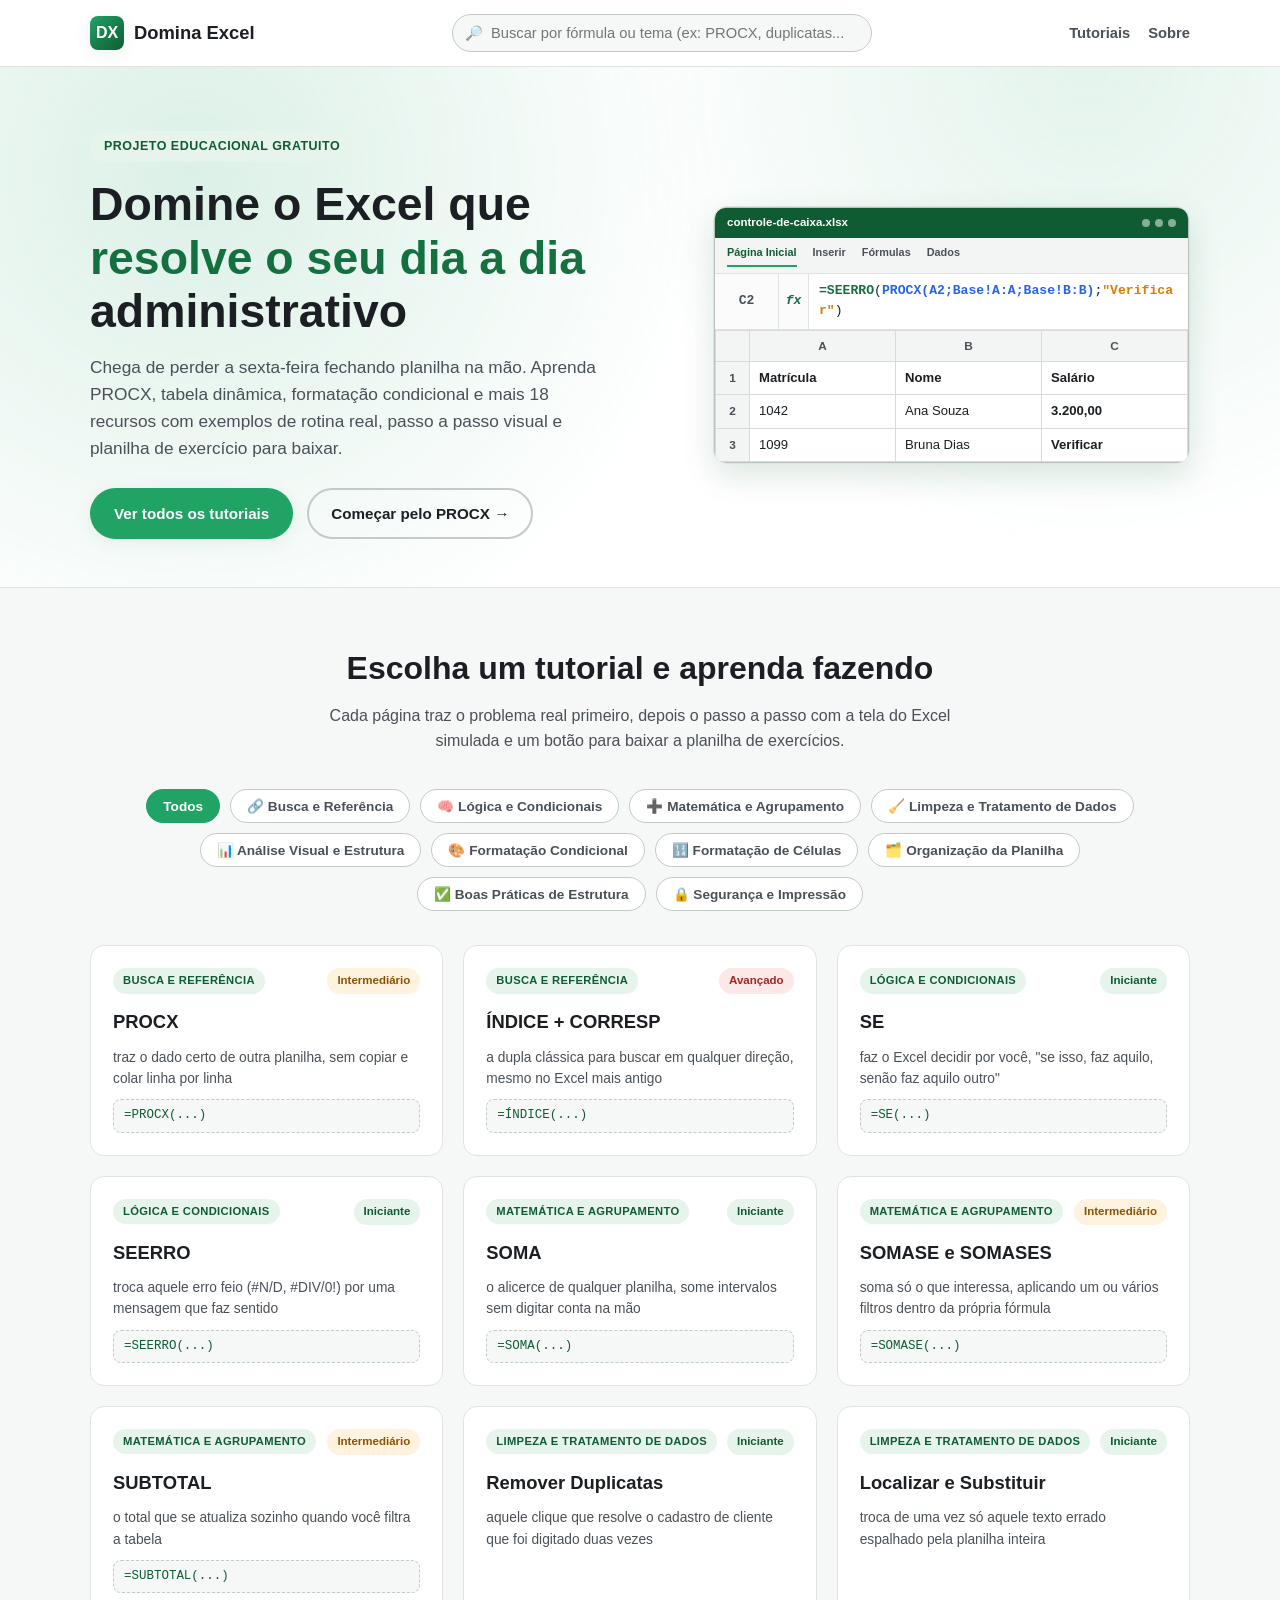
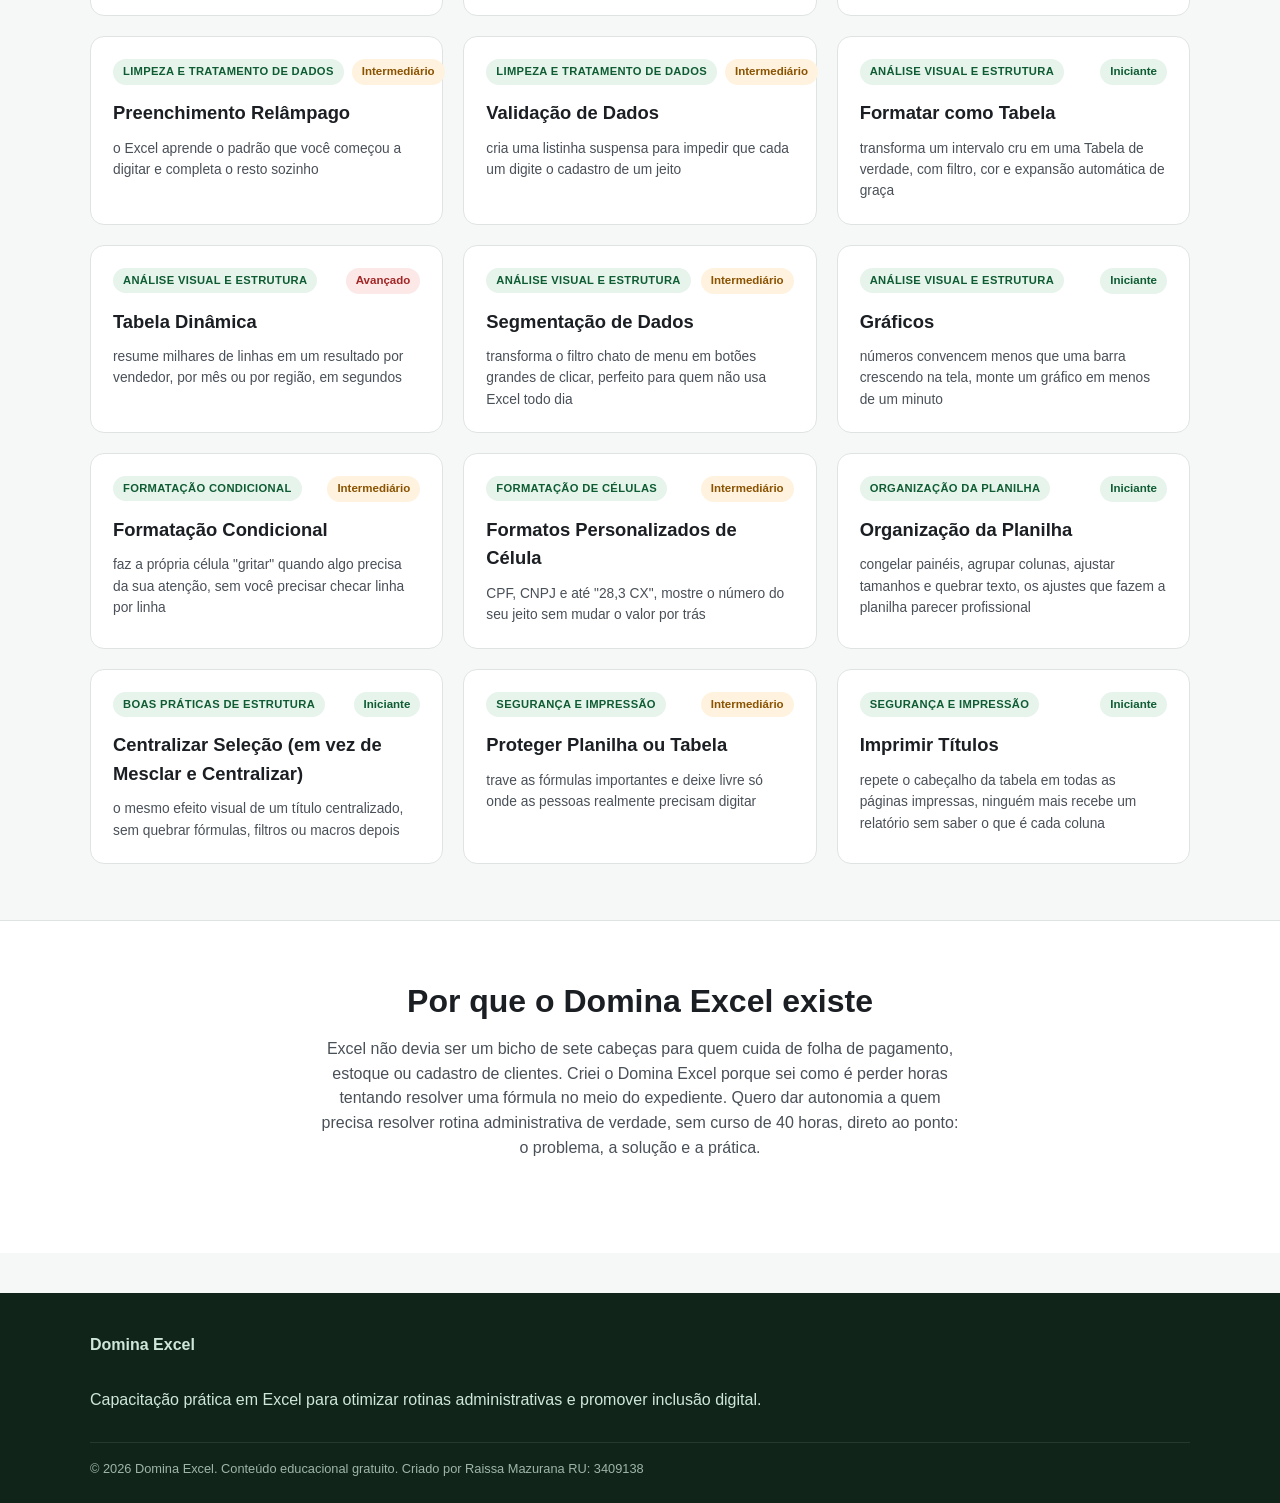
<file: index.html>
<!DOCTYPE html>
<html lang="pt-BR">
<head>
<meta charset="UTF-8">
<link rel="icon" type="image/png" href="assets/favicon.ico">
<meta name="viewport" content="width=device-width, initial-scale=1.0">
<title>Domina Excel</title>
<meta name="description" content="Tutoriais práticos e visuais de Excel para o dia a dia administrativo: PROCX, tabelas dinâmicas, formatação condicional e muito mais, com planilhas de exercício para baixar.">
<link rel="stylesheet" href="css/style.css">
</head>
<body>

<header class="site-header">
  <div class="nav-bar">
    <a href="index.html" class="brand">
      <span class="brand-mark">DX</span>
      Domina Excel
    </a>
    <div class="nav-search">
      <input type="search" id="searchInput" placeholder="Buscar por fórmula ou tema (ex: PROCX, duplicatas...)" aria-label="Buscar tutorial">
    </div>
    <nav class="nav-links">
      <a href="index.html#tutoriais">Tutoriais</a>
      <a href="index.html#sobre">Sobre</a>
    </nav>
    <button class="nav-toggle" id="navToggle" aria-label="Abrir menu">☰</button>
  </div>
</header>

<section class="hero">
  <div class="container hero-inner">
    <div>
      <span class="eyebrow">Projeto educacional gratuito</span>
      <h1>Domine o Excel que <span>resolve o seu dia a dia</span> administrativo</h1>
      <p class="lead">Chega de perder a sexta-feira fechando planilha na mão. Aprenda PROCX, tabela dinâmica, formatação condicional e mais 18 recursos com exemplos de rotina real, passo a passo visual e planilha de exercício para baixar.</p>
      <div class="hero-actions">
        <a href="#tutoriais" class="btn btn-primary">Ver todos os tutoriais</a>
        <a href="tutorial.html?slug=procx" class="btn btn-outline">Começar pelo PROCX →</a>
      </div>
    </div>
    <div class="hero-visual">
      <div class="excel-window">
        <div class="excel-titlebar">
          <span>controle-de-caixa.xlsx</span>
          <span class="dots"><span></span><span></span><span></span></span>
        </div>
        <div class="excel-ribbon">
          <span class="active">Página Inicial</span><span>Inserir</span><span>Fórmulas</span><span>Dados</span>
        </div>
        <div class="formula-bar">
          <div class="name-box">C2</div>
          <div class="fx">fx</div>
          <div class="formula-input"><span class="fn-name">=SEERRO</span>(<span class="arg-1">PROCX(A2;Base!A:A;Base!B:B)</span>;<span class="arg-2">"Verificar"</span>)</div>
        </div>
        <div class="excel-grid-scroll">
          <table class="excel-table">
            <tr><th class="row-head"></th><th>A</th><th>B</th><th>C</th></tr>
            <tr><th class="row-head">1</th><td class="excel-cell header-cell">Matrícula</td><td class="excel-cell header-cell">Nome</td><td class="excel-cell header-cell">Salário</td></tr>
            <tr><th class="row-head">2</th><td class="excel-cell">1042</td><td class="excel-cell">Ana Souza</td><td class="excel-cell result-highlight num">3.200,00</td></tr>
            <tr><th class="row-head">3</th><td class="excel-cell">1099</td><td class="excel-cell">Bruna Dias</td><td class="excel-cell match-highlight">Verificar</td></tr>
          </table>
        </div>
      </div>
    </div>
  </div>
</section>

<main>
  <section class="section" id="tutoriais">
    <div class="container">
      <div class="section-head">
        <h2>Escolha um tutorial e aprenda fazendo</h2>
        <p>Cada página traz o problema real primeiro, depois o passo a passo com a tela do Excel simulada e um botão para baixar a planilha de exercícios.</p>
      </div>

      <div class="filters" id="filterChips"></div>

      <div class="card-grid" id="cardGrid"></div>
      <p class="no-results" id="noResults">Nenhum tutorial encontrado para essa busca. Tente outro termo, como "duplicatas" ou "gráfico".</p>
    </div>
  </section>

  <section class="section" id="sobre" style="background:#fff;border-top:1px solid var(--border);">
    <div class="container" style="max-width:760px;">
      <div class="section-head">
        <h2>Por que o Domina Excel existe</h2>
        <p>
          Excel não devia ser um bicho de sete cabeças para quem cuida de folha de pagamento, estoque ou cadastro de clientes.
Criei o Domina Excel porque sei como é perder horas tentando resolver uma fórmula no meio do expediente.
Quero dar autonomia a quem precisa resolver rotina administrativa de verdade, sem curso de 40 horas, direto ao ponto: o problema, a solução e a prática.
        </p>
      </div>
    </div>
  </section>
</main>

<footer class="site-footer">
  <div class="container">
    <strong>Domina Excel</strong>
    <p>Capacitação prática em Excel para otimizar rotinas administrativas e promover inclusão digital.</p>
    <div class="footer-bottom">© 2026 Domina Excel. Conteúdo educacional gratuito. Criado por Raissa Mazurana RU: 3409138</div>
  </div>
</footer>

<script src="js/tutorials-data.js"></script>
<script src="js/main.js"></script>
</body>
</html>
</file>
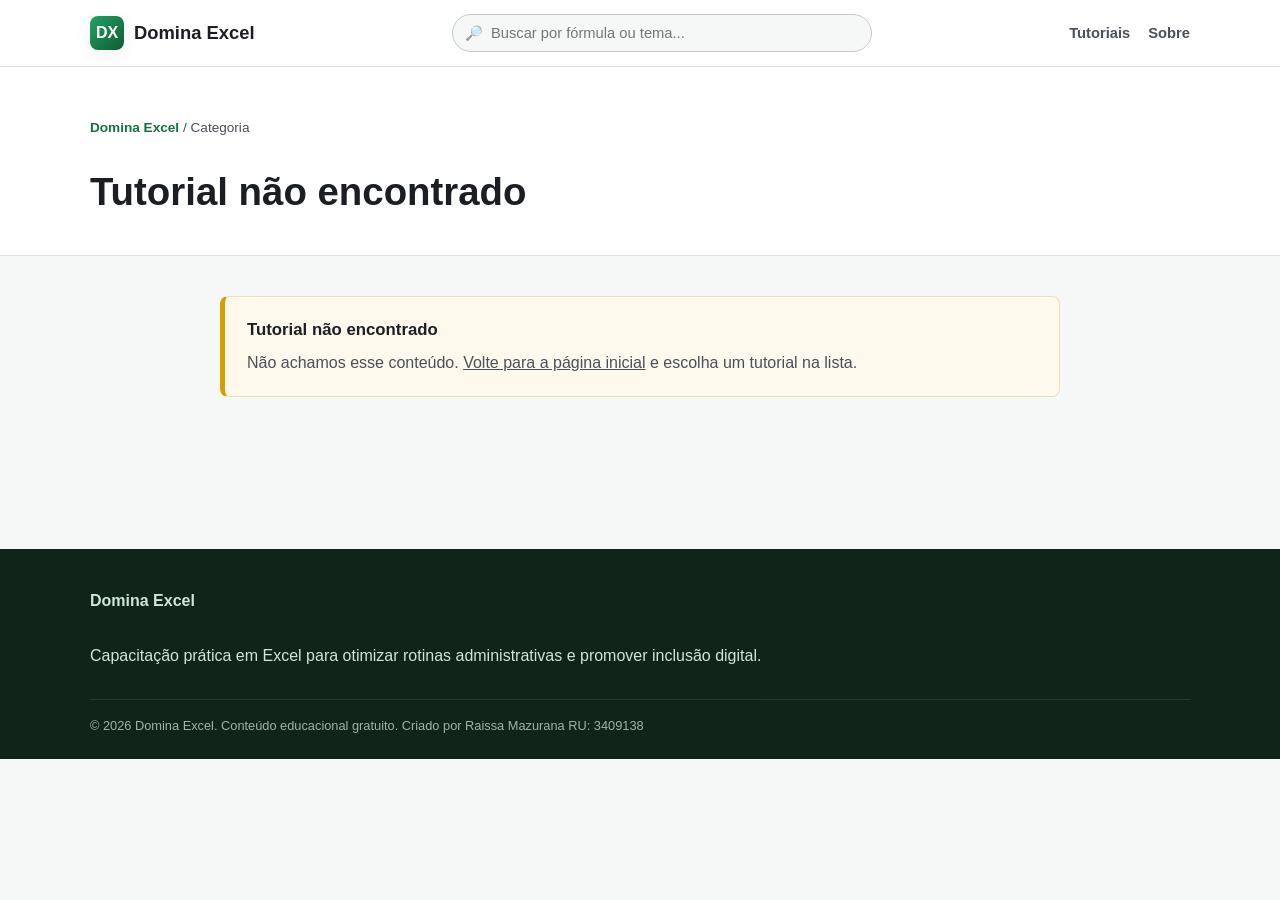
<file: tutorial.html>
<!DOCTYPE html>
<html lang="pt-BR">
<head>
<meta charset="UTF-8">
<link rel="icon" type="image/png" href="assets/favicon.ico">
<meta name="viewport" content="width=device-width, initial-scale=1.0">
<title id="pageTitle">Tutorial | Domina Excel</title>
<meta name="description" id="pageDescription" content="Tutorial prático de Excel com simulação visual passo a passo.">
<link rel="stylesheet" href="css/style.css">
</head>
<body>

<header class="site-header">
  <div class="nav-bar">
    <a href="index.html" class="brand">
      <span class="brand-mark">DX</span>
      Domina Excel
    </a>
    <div class="nav-search">
      <input type="search" id="searchInput" placeholder="Buscar por fórmula ou tema..." aria-label="Buscar tutorial">
    </div>
    <nav class="nav-links">
      <a href="index.html#tutoriais">Tutoriais</a>
      <a href="index.html#sobre">Sobre</a>
    </nav>
    <button class="nav-toggle" id="navToggle" aria-label="Abrir menu">☰</button>
  </div>
</header>

<div class="tutorial-header">
  <div class="container">
    <p class="breadcrumb"><a href="index.html">Domina Excel</a> / <span id="breadcrumbCategory">Categoria</span></p>
    <div class="tutorial-title-row">
      <div>
        <div class="tutorial-badges" id="tutorialBadges"></div>
        <h1 id="tutorialTitle">Carregando...</h1>
        <p class="subtitle" id="tutorialSubtitle"></p>
      </div>
      <a href="#" class="btn btn-download" id="downloadBtn" download>Baixar Planilha de Exercícios</a>
    </div>
    <div class="formula-syntax hidden" id="formulaSyntax"></div>
  </div>
</div>

<main class="tutorial-body">
  <div class="container" style="max-width:880px;">
    <div class="problem-box">
      <h2>💡 O problema real</h2>
      <p id="problemText"></p>
    </div>

    <div id="stepsContainer"></div>

    <div class="tips-box hidden" id="tipsBox">
      <h2>✅ Boas práticas e dicas extras</h2>
      <ul id="tipsList"></ul>
    </div>

    <div class="tutorial-nav" id="tutorialNav"></div>
  </div>
</main>

<footer class="site-footer">
  <div class="container">
    <strong>Domina Excel</strong>
    <p>Capacitação prática em Excel para otimizar rotinas administrativas e promover inclusão digital.</p>
    <div class="footer-bottom">© 2026 Domina Excel. Conteúdo educacional gratuito. Criado por Raissa Mazurana RU: 3409138</div>
  </div>
</footer>

<script src="js/tutorials-data.js"></script>
<script src="js/excel-sim.js"></script>
<script src="js/tutorial.js"></script>
</body>
</html>
</file>
<file: css/style.css>
/* =========================================================
   Domina Excel — Design System
   Tema: verde Excel + visual moderno, acessível e responsivo
   ========================================================= */

:root {
  --excel-green: #21a366;
  --excel-green-dark: #14713f;
  --excel-green-darker: #0f5c33;
  --excel-green-light: #e6f4ec;
  --ink: #1b1f23;
  --ink-soft: #4a5058;
  --paper: #ffffff;
  --paper-soft: #f6f8f7;
  --border: #dfe4e2;
  --border-strong: #c3cbc7;
  --warn: #c0392b;
  --accent-blue: #2563eb;
  --accent-orange: #e07b00;
  --accent-purple: #7c3aed;
  --accent-yellow: #d69e00;
  --radius: 14px;
  --radius-sm: 8px;
  --shadow: 0 4px 18px rgba(15, 92, 51, 0.08);
  --shadow-strong: 0 12px 32px rgba(15, 92, 51, 0.14);
  --font: "Segoe UI", -apple-system, BlinkMacSystemFont, "Helvetica Neue", Arial, sans-serif;
  --mono: "Consolas", "SFMono-Regular", Menlo, Monaco, monospace;
}

* { box-sizing: border-box; }
html { scroll-behavior: smooth; }

body {
  margin: 0;
  font-family: var(--font);
  color: var(--ink);
  background: var(--paper-soft);
  line-height: 1.55;
  -webkit-font-smoothing: antialiased;
}

img { max-width: 100%; }

a { color: inherit; }

.container {
  width: 100%;
  max-width: 1140px;
  margin: 0 auto;
  padding: 0 20px;
}

/* -------------------- Header / Nav -------------------- */

.site-header {
  position: sticky;
  top: 0;
  z-index: 50;
  background: var(--paper);
  border-bottom: 1px solid var(--border);
}

.nav-bar {
  display: flex;
  align-items: center;
  justify-content: space-between;
  gap: 16px;
  padding: 14px 20px;
  max-width: 1140px;
  margin: 0 auto;
}

.brand {
  display: flex;
  align-items: center;
  gap: 10px;
  font-weight: 800;
  font-size: 1.15rem;
  text-decoration: none;
  color: var(--ink);
  white-space: nowrap;
}

.brand-mark {
  width: 34px;
  height: 34px;
  border-radius: 8px;
  background: linear-gradient(135deg, var(--excel-green), var(--excel-green-darker));
  color: #fff;
  display: flex;
  align-items: center;
  justify-content: center;
  font-size: 1rem;
  font-weight: 900;
  box-shadow: var(--shadow);
}

.nav-search {
  flex: 1;
  max-width: 420px;
  position: relative;
}

.nav-search input {
  width: 100%;
  padding: 10px 14px 10px 38px;
  border-radius: 999px;
  border: 1px solid var(--border-strong);
  background: var(--paper-soft);
  font-size: 0.92rem;
  color: var(--ink);
}

.nav-search input:focus {
  outline: 2px solid var(--excel-green);
  outline-offset: 1px;
}

.nav-search::before {
  content: "🔎";
  position: absolute;
  left: 13px;
  top: 50%;
  transform: translateY(-50%);
  font-size: 0.9rem;
  opacity: 0.6;
}

.nav-links { display: flex; gap: 18px; align-items: center; }

.nav-links a {
  text-decoration: none;
  font-weight: 600;
  font-size: 0.92rem;
  color: var(--ink-soft);
}
.nav-links a:hover { color: var(--excel-green-dark); }

.nav-toggle {
  display: none;
  background: none;
  border: none;
  font-size: 1.4rem;
  cursor: pointer;
}

@media (max-width: 760px) {
  .nav-links { display: none; }
  .nav-toggle { display: block; }
  .nav-search { order: 3; max-width: 100%; flex-basis: 100%; }
  .nav-bar { flex-wrap: wrap; }
}

/* -------------------- Hero -------------------- */

.hero {
  background:
    radial-gradient(circle at 15% 20%, rgba(33, 163, 102, 0.16), transparent 45%),
    radial-gradient(circle at 85% 0%, rgba(33, 163, 102, 0.12), transparent 40%),
    var(--paper);
  padding: 64px 0 48px;
  border-bottom: 1px solid var(--border);
}

.hero-inner {
  display: grid;
  grid-template-columns: 1.1fr 0.9fr;
  gap: 40px;
  align-items: center;
}

@media (max-width: 860px) {
  .hero-inner { grid-template-columns: 1fr; }
}

.eyebrow {
  display: inline-flex;
  align-items: center;
  gap: 8px;
  background: var(--excel-green-light);
  color: var(--excel-green-darker);
  font-weight: 700;
  font-size: 0.78rem;
  letter-spacing: 0.04em;
  text-transform: uppercase;
  padding: 6px 14px;
  border-radius: 999px;
  margin-bottom: 16px;
}

.hero h1 {
  font-size: clamp(2rem, 4vw, 2.9rem);
  line-height: 1.15;
  margin: 0 0 16px;
  font-weight: 800;
}

.hero h1 span { color: var(--excel-green-dark); }

.hero p.lead {
  font-size: 1.08rem;
  color: var(--ink-soft);
  max-width: 54ch;
  margin: 0 0 26px;
}

.hero-actions { display: flex; gap: 14px; flex-wrap: wrap; }

.btn {
  display: inline-flex;
  align-items: center;
  gap: 8px;
  padding: 12px 22px;
  border-radius: 999px;
  font-weight: 700;
  font-size: 0.95rem;
  text-decoration: none;
  border: 2px solid transparent;
  cursor: pointer;
  transition: transform 0.15s ease, box-shadow 0.15s ease, background 0.15s ease;
}

.btn:hover { transform: translateY(-1px); }

.btn-primary {
  background: var(--excel-green);
  color: #fff;
  box-shadow: var(--shadow);
}
.btn-primary:hover { background: var(--excel-green-dark); box-shadow: var(--shadow-strong); }

.btn-outline {
  background: transparent;
  border-color: var(--border-strong);
  color: var(--ink);
}
.btn-outline:hover { border-color: var(--excel-green); color: var(--excel-green-dark); }

.btn-download {
  background: #fff;
  color: var(--excel-green-darker);
  border: 2px solid var(--excel-green);
}
.btn-download:hover { background: var(--excel-green); color: #fff; }
.btn-download::before { content: "⬇"; font-size: 1rem; }

.hero-stats {
  display: flex;
  gap: 26px;
  margin-top: 30px;
  flex-wrap: wrap;
}
.hero-stats div { min-width: 90px; }
.hero-stats strong { display: block; font-size: 1.5rem; color: var(--excel-green-darker); }
.hero-stats span { font-size: 0.82rem; color: var(--ink-soft); }

/* Hero mini excel preview */
.hero-visual {
  background: var(--paper);
  border: 1px solid var(--border);
  border-radius: var(--radius);
  box-shadow: var(--shadow-strong);
  overflow: hidden;
}

/* -------------------- Section headings -------------------- */

.section { padding: 56px 0; }
.section-head { text-align: center; max-width: 640px; margin: 0 auto 36px; }
.section-head h2 { font-size: clamp(1.5rem, 3vw, 2rem); margin: 0 0 10px; font-weight: 800; }
.section-head p { color: var(--ink-soft); margin: 0; }

/* -------------------- Category filters -------------------- */

.filters {
  display: flex;
  flex-wrap: wrap;
  gap: 10px;
  justify-content: center;
  margin-bottom: 34px;
}

.filter-chip {
  border: 1px solid var(--border-strong);
  background: var(--paper);
  padding: 8px 16px;
  border-radius: 999px;
  font-size: 0.85rem;
  font-weight: 600;
  cursor: pointer;
  color: var(--ink-soft);
}

.filter-chip.active,
.filter-chip:hover {
  background: var(--excel-green);
  border-color: var(--excel-green);
  color: #fff;
}

.no-results {
  text-align: center;
  color: var(--ink-soft);
  padding: 40px 0;
  display: none;
}
.no-results.visible { display: block; }

/* -------------------- Tutorial cards -------------------- */

.card-grid {
  display: grid;
  grid-template-columns: repeat(auto-fill, minmax(270px, 1fr));
  gap: 20px;
}

.tutorial-card {
  background: var(--paper);
  border: 1px solid var(--border);
  border-radius: var(--radius);
  padding: 22px;
  text-decoration: none;
  color: var(--ink);
  display: flex;
  flex-direction: column;
  gap: 10px;
  transition: box-shadow 0.15s ease, transform 0.15s ease, border-color 0.15s ease;
  position: relative;
}

.tutorial-card:hover {
  box-shadow: var(--shadow-strong);
  transform: translateY(-3px);
  border-color: var(--excel-green);
}

.card-top { display: flex; justify-content: space-between; align-items: flex-start; gap: 8px; }

.tag {
  display: inline-block;
  font-size: 0.7rem;
  font-weight: 700;
  text-transform: uppercase;
  letter-spacing: 0.03em;
  padding: 4px 10px;
  border-radius: 999px;
  background: var(--excel-green-light);
  color: var(--excel-green-darker);
  white-space: nowrap;
}

.level {
  font-size: 0.72rem;
  font-weight: 700;
  padding: 4px 10px;
  border-radius: 999px;
  white-space: nowrap;
}
.level-iniciante { background: #e6f4ec; color: var(--excel-green-darker); }
.level-intermediario { background: #fff2df; color: #8a5300; }
.level-avancado { background: #fde8e8; color: #a12626; }

.tutorial-card h3 { margin: 4px 0 0; font-size: 1.15rem; }
.tutorial-card .subtitle { font-size: 0.86rem; color: var(--ink-soft); margin: 0; }
.tutorial-card .formula-chip {
  margin-top: auto;
  font-family: var(--mono);
  font-size: 0.78rem;
  background: var(--paper-soft);
  border: 1px dashed var(--border-strong);
  border-radius: var(--radius-sm);
  padding: 6px 10px;
  color: var(--excel-green-darker);
  overflow-x: auto;
  white-space: nowrap;
}

/* -------------------- Category section blocks (index) -------------------- */

.category-block { margin-bottom: 44px; }
.category-block h2 {
  font-size: 1.25rem;
  display: flex;
  align-items: center;
  gap: 10px;
  margin-bottom: 18px;
}
.category-block h2::before {
  content: "";
  width: 6px;
  height: 22px;
  background: var(--excel-green);
  border-radius: 4px;
  display: inline-block;
}

/* -------------------- Footer -------------------- */

.site-footer {
  background: #10241a;
  color: #cfe6da;
  padding: 40px 0 24px;
  margin-top: 40px;
}
.site-footer .container { display: flex; flex-direction: column; gap: 14px; }
.site-footer a { color: #a9d9bf; text-decoration: none; }
.site-footer a:hover { text-decoration: underline; }
.footer-bottom { font-size: 0.8rem; opacity: 0.75; border-top: 1px solid rgba(255,255,255,0.12); padding-top: 16px; }

/* =========================================================
   Página de Tutorial
   ========================================================= */

.tutorial-header {
  background: var(--paper);
  border-bottom: 1px solid var(--border);
  padding: 36px 0 30px;
}

.breadcrumb { font-size: 0.85rem; color: var(--ink-soft); margin-bottom: 14px; }
.breadcrumb a { text-decoration: none; color: var(--excel-green-dark); font-weight: 600; }

.tutorial-title-row {
  display: flex;
  flex-wrap: wrap;
  justify-content: space-between;
  align-items: flex-end;
  gap: 18px;
}

.tutorial-badges { display: flex; gap: 8px; margin-bottom: 10px; flex-wrap: wrap; }

.tutorial-title-row h1 { margin: 0 0 4px; font-size: clamp(1.7rem, 3.4vw, 2.4rem); }
.tutorial-title-row .subtitle { color: var(--ink-soft); font-size: 1.05rem; margin: 0; }

.formula-syntax {
  margin-top: 18px;
  font-family: var(--mono);
  background: var(--ink);
  color: #d7ffe9;
  padding: 12px 16px;
  border-radius: var(--radius-sm);
  font-size: 0.88rem;
  overflow-x: auto;
}
.formula-syntax .fn { color: #7fe0a8; font-weight: 700; }

.tutorial-body { padding: 40px 0 70px; }

.problem-box {
  background: #fff8ec;
  border: 1px solid #f2dfb0;
  border-left: 5px solid var(--accent-yellow);
  border-radius: var(--radius-sm);
  padding: 20px 22px;
  margin-bottom: 42px;
}
.problem-box h2 {
  margin: 0 0 8px;
  font-size: 1.05rem;
  display: flex;
  align-items: center;
  gap: 8px;
}
.problem-box p { margin: 0; color: var(--ink-soft); }

.step {
  display: grid;
  grid-template-columns: 1fr 1fr;
  gap: 34px;
  padding: 34px 0;
  border-top: 1px solid var(--border);
  align-items: start;
}
.step:first-of-type { border-top: none; }

@media (max-width: 860px) {
  .step { grid-template-columns: 1fr; gap: 20px; }
}

.step-text .step-number {
  display: inline-flex;
  align-items: center;
  justify-content: center;
  width: 30px;
  height: 30px;
  border-radius: 50%;
  background: var(--excel-green);
  color: #fff;
  font-weight: 800;
  font-size: 0.9rem;
  margin-bottom: 12px;
}
.step-text h3 { margin: 0 0 10px; font-size: 1.2rem; }
.step-text p { color: var(--ink-soft); margin: 0 0 10px; }
.step-text .why {
  margin-top: 12px;
  background: var(--excel-green-light);
  border-radius: var(--radius-sm);
  padding: 12px 14px;
  font-size: 0.9rem;
  color: var(--excel-green-darker);
}
.step-text .why strong { display: block; margin-bottom: 4px; }

.step-visual { min-width: 0; }

.tips-box {
  margin-top: 46px;
  background: var(--excel-green-light);
  border-radius: var(--radius);
  padding: 26px 28px;
}
.tips-box h2 { margin: 0 0 14px; font-size: 1.15rem; }
.tips-box ul { margin: 0; padding-left: 20px; color: var(--ink); }
.tips-box li { margin-bottom: 8px; }

.tutorial-nav {
  display: flex;
  justify-content: space-between;
  margin-top: 50px;
  gap: 16px;
  flex-wrap: wrap;
}
.tutorial-nav a {
  text-decoration: none;
  border: 1px solid var(--border-strong);
  border-radius: var(--radius-sm);
  padding: 12px 18px;
  font-weight: 600;
  font-size: 0.9rem;
  color: var(--ink);
  flex: 1;
  min-width: 200px;
}
.tutorial-nav a:hover { border-color: var(--excel-green); color: var(--excel-green-dark); }
.tutorial-nav a.next { text-align: right; }

/* =========================================================
   Simulador de Excel (HTML/CSS puro, sem <img>)
   ========================================================= */

.excel-sim-wrap {
  display: flex;
  flex-direction: column;
  gap: 14px;
}

.excel-window {
  border: 1px solid #b9c2bd;
  border-radius: 10px;
  overflow: visible;
  box-shadow: var(--shadow);
  background: #fff;
}

.excel-titlebar {
  background: var(--excel-green-darker);
  color: #fff;
  font-size: 0.72rem;
  font-weight: 700;
  padding: 6px 12px;
  display: flex;
  align-items: center;
  justify-content: space-between;
  border-radius: 10px 10px 0 0;
}
.excel-titlebar .dots { display: flex; gap: 5px; }
.excel-titlebar .dots span {
  width: 8px; height: 8px; border-radius: 50%;
  background: rgba(255,255,255,0.5); display: inline-block;
}

.excel-ribbon {
  display: flex;
  gap: 16px;
  padding: 6px 12px;
  background: #f3f5f4;
  border-bottom: 1px solid var(--border);
  font-size: 0.68rem;
  font-weight: 700;
  color: var(--ink-soft);
  overflow-x: auto;
}
.excel-ribbon span.active { color: var(--excel-green-darker); border-bottom: 2px solid var(--excel-green); padding-bottom: 4px; }

.formula-bar {
  display: flex;
  align-items: stretch;
  border-bottom: 1px solid var(--border);
  background: #fff;
  font-family: var(--mono);
  font-size: 0.82rem;
}
.formula-bar .name-box {
  width: 64px;
  border-right: 1px solid var(--border);
  display: flex;
  align-items: center;
  justify-content: center;
  color: var(--ink-soft);
  font-weight: 700;
  background: #fafbfa;
  flex-shrink: 0;
}
.formula-bar .fx {
  width: 30px;
  flex-shrink: 0;
  display: flex;
  align-items: center;
  justify-content: center;
  color: var(--excel-green-dark);
  font-style: italic;
  font-weight: 700;
  border-right: 1px solid var(--border);
  background: #fafbfa;
}
.formula-bar .formula-input {
  flex: 1;
  padding: 7px 10px;
  white-space: pre-wrap;
  word-break: break-all;
  color: var(--ink);
}
.formula-bar .formula-input .cursor {
  display: inline-block;
  width: 1px;
  background: var(--ink);
  animation: blink 1s step-end infinite;
  margin-left: 1px;
}
@keyframes blink { 50% { opacity: 0; } }

.formula-bar .formula-input .dollar { color: var(--warn); font-weight: 800; }
.formula-bar .formula-input .fn-name { color: var(--excel-green-dark); font-weight: 800; }
.formula-bar .formula-input .arg-1 { color: var(--accent-blue); font-weight: 700; }
.formula-bar .formula-input .arg-2 { color: var(--accent-orange); font-weight: 700; }
.formula-bar .formula-input .arg-3 { color: var(--accent-purple); font-weight: 700; }
.formula-bar .formula-input .arg-4 { color: var(--accent-yellow); font-weight: 700; }
.formula-bar .formula-input .punct { color: var(--ink-soft); }

.excel-grid-scroll { overflow-x: auto; }

.excel-table {
  border-collapse: collapse;
  width: 100%;
  table-layout: fixed;
  font-size: 0.82rem;
}

.excel-table caption {
  caption-side: top;
  text-align: left;
  font-size: 0.72rem;
  font-weight: 700;
  color: var(--ink-soft);
  padding: 8px 10px 4px;
  background: #fff;
}

.excel-table th,
.excel-table td.excel-cell {
  border: 1px solid #d7dbd9;
  padding: 6px 9px;
  height: 30px;
  overflow: hidden;
  text-overflow: ellipsis;
  white-space: nowrap;
  position: relative;
}

.excel-table th {
  background: #f3f5f4;
  color: var(--ink-soft);
  font-weight: 700;
  text-align: center;
  font-size: 0.74rem;
  min-width: 46px;
}

.excel-table th.row-head {
  width: 34px;
  min-width: 34px;
}

.excel-table td.excel-cell {
  background: #fff;
  color: var(--ink);
  text-align: left;
}

.excel-cell.num { text-align: right; font-variant-numeric: tabular-nums; }
.excel-cell.center { text-align: center; }
.excel-cell.muted { color: var(--ink-soft); }
.excel-cell.header-cell { font-weight: 700; background: #eef2f0; }

.excel-cell.active {
  outline: 2px solid var(--excel-green);
  outline-offset: -2px;
  background: #eafaf1;
  font-family: var(--mono);
  z-index: 2;
}

.excel-cell.arg-1 { background: rgba(37, 99, 235, 0.12); outline: 1.5px solid var(--accent-blue); outline-offset: -1.5px; }
.excel-cell.arg-2 { background: rgba(224, 123, 0, 0.14); outline: 1.5px solid var(--accent-orange); outline-offset: -1.5px; }
.excel-cell.arg-3 { background: rgba(124, 58, 237, 0.12); outline: 1.5px solid var(--accent-purple); outline-offset: -1.5px; }
.excel-cell.arg-4 { background: rgba(214, 158, 0, 0.14); outline: 1.5px solid var(--accent-yellow); outline-offset: -1.5px; }

.excel-cell.match-highlight { background: #fff3b0; font-weight: 700; }
.excel-cell.result-highlight { background: #d9f5e3; font-weight: 700; color: var(--excel-green-darker); }
.excel-cell.error-cell { color: var(--warn); font-weight: 700; background: #fdecec; }
.excel-cell.new-rule { background: #eafaf1; }
.excel-cell.locked-cell { background: repeating-linear-gradient(45deg, #e4e9e6, #e4e9e6 6px, #cfd7d2 6px, #cfd7d2 12px); color: var(--ink-soft); }
.excel-cell.frozen-edge { border-right: 3px solid var(--excel-green) !important; }
.excel-cell.frozen-edge-bottom { border-bottom: 3px solid var(--excel-green) !important; }
.excel-cell.merged-look { background: #eef2f0; text-align: center; }

.excel-cell .cell-databar {
  position: absolute;
  left: 0; top: 0; bottom: 0;
  background: rgba(99, 190, 123, 0.55);
  z-index: 0;
}
.excel-cell .cell-text { position: relative; z-index: 1; }
.excel-cell .cell-icon { margin-right: 3px; }

.fill-handle {
  position: absolute;
  width: 7px;
  height: 7px;
  background: var(--excel-green-dark);
  right: -1px;
  bottom: -1px;
  border: 1px solid #fff;
  z-index: 3;
}

.excel-tooltip {
  position: relative;
  margin-top: -2px;
}
.excel-tooltip .tooltip-box {
  display: inline-block;
  background: #fffbe8;
  border: 1px solid #e5d38a;
  box-shadow: 0 6px 16px rgba(0,0,0,0.12);
  border-radius: 6px;
  padding: 8px 12px;
  font-family: var(--mono);
  font-size: 0.76rem;
  color: var(--ink-soft);
  max-width: 100%;
}
.excel-tooltip .tooltip-box .cur { color: var(--excel-green-darker); font-weight: 800; }

.excel-caption-label {
  font-size: 0.78rem;
  color: var(--ink-soft);
  font-weight: 600;
  margin: 0 0 6px;
}

.dual-table-row {
  display: grid;
  grid-template-columns: 1fr 1fr;
  gap: 12px;
}
@media (max-width: 520px) {
  .dual-table-row { grid-template-columns: 1fr; }
}

.link-badge {
  display: inline-flex;
  align-items: center;
  gap: 4px;
  background: var(--excel-green-light);
  color: var(--excel-green-darker);
  font-size: 0.7rem;
  font-weight: 700;
  padding: 3px 8px;
  border-radius: 999px;
  margin-top: 8px;
}

/* Sanfona (accordion) usada nas fórmulas de formatação condicional */
.accordion-item {
  border: 1px solid var(--border);
  border-radius: var(--radius-sm);
  margin-bottom: 10px;
  overflow: hidden;
  background: #fff;
}
.accordion-trigger {
  width: 100%;
  text-align: left;
  background: var(--paper-soft);
  border: none;
  padding: 14px 18px;
  font-weight: 700;
  font-size: 0.95rem;
  cursor: pointer;
  display: flex;
  justify-content: space-between;
  align-items: center;
  color: var(--ink);
}
.accordion-trigger::after { content: "+"; font-size: 1.1rem; color: var(--excel-green-dark); }
.accordion-item.open .accordion-trigger::after { content: "−"; }
.accordion-panel {
  max-height: 0;
  overflow: hidden;
  transition: max-height 0.25s ease;
  padding: 0 18px;
}
.accordion-item.open .accordion-panel {
  max-height: 600px;
  padding: 4px 18px 18px;
}
.accordion-panel p { color: var(--ink-soft); margin: 0 0 8px; }

/* -------------------- Dialogos / painéis simulados do Excel -------------------- */

.excel-dialog {
  border: 1px solid var(--border-strong);
  border-radius: 8px;
  background: #fff;
  box-shadow: var(--shadow);
  overflow: hidden;
  font-size: 0.82rem;
}
.excel-dialog-title {
  background: #f3f5f4;
  padding: 8px 14px;
  font-weight: 700;
  font-size: 0.8rem;
  border-bottom: 1px solid var(--border);
  display: flex;
  justify-content: space-between;
  color: var(--ink);
}
.excel-dialog-body { padding: 16px; }
.excel-field-row { display: flex; align-items: center; gap: 8px; margin-bottom: 12px; }
.excel-field-row label { width: 130px; flex-shrink: 0; font-weight: 600; color: var(--ink-soft); font-size: 0.78rem; }
.excel-input-box {
  flex: 1;
  border: 1px solid var(--border-strong);
  border-radius: 4px;
  padding: 6px 9px;
  font-family: var(--mono);
  font-size: 0.78rem;
  background: #fafbfa;
  color: var(--ink);
  min-width: 0;
  overflow-x: auto;
  white-space: nowrap;
}
.excel-dialog-actions {
  display: flex;
  justify-content: flex-end;
  gap: 8px;
  padding: 10px 14px;
  border-top: 1px solid var(--border);
  background: #fafbfa;
}
.excel-btn-mini {
  padding: 6px 16px;
  border-radius: 4px;
  font-size: 0.75rem;
  font-weight: 700;
  border: 1px solid var(--border-strong);
  background: #fff;
  color: var(--ink);
}
.excel-btn-mini.primary { background: var(--excel-green); color: #fff; border-color: var(--excel-green); }

.chip-list { display: flex; flex-wrap: wrap; gap: 6px; }
.chip-list .chip {
  background: var(--paper-soft);
  border: 1px solid var(--border-strong);
  border-radius: 6px;
  padding: 5px 12px;
  font-size: 0.76rem;
  font-weight: 700;
  color: var(--ink-soft);
}
.chip-list .chip.selected { background: var(--excel-green); color: #fff; border-color: var(--excel-green); }
.chip-list .chip.ghost { opacity: 0.55; border-style: dashed; }

.mini-chart-wrap {
  background: #fff;
  border: 1px solid var(--border);
  border-radius: 8px;
  padding: 16px 14px 30px;
  position: relative;
}
.mini-chart {
  display: flex;
  align-items: flex-end;
  gap: 14px;
  height: 130px;
}
.mini-chart .bar-col { flex: 1; display: flex; flex-direction: column; align-items: center; justify-content: flex-end; height: 100%; position: relative; }
.mini-chart .bar {
  width: 100%;
  border-radius: 4px 4px 0 0;
  background: linear-gradient(180deg, #34c281, var(--excel-green-dark));
  display: flex;
  align-items: flex-start;
  justify-content: center;
  color: #fff;
  font-size: 0.68rem;
  font-weight: 700;
  padding-top: 4px;
}
.mini-chart .bar-label {
  position: absolute;
  bottom: -20px;
  font-size: 0.68rem;
  color: var(--ink-soft);
  font-weight: 600;
  white-space: nowrap;
}
.mini-chart-title { font-size: 0.76rem; font-weight: 700; color: var(--ink-soft); margin-bottom: 10px; }

.ribbon-path {
  display: inline-flex;
  align-items: center;
  gap: 6px;
  background: var(--paper-soft);
  border: 1px solid var(--border);
  border-radius: 999px;
  padding: 6px 14px;
  font-size: 0.78rem;
  font-weight: 700;
  color: var(--excel-green-darker);
  margin-bottom: 12px;
}
.ribbon-path .sep { color: var(--border-strong); font-weight: 400; }

.mock-menu {
  border: 1px solid var(--border-strong);
  border-radius: 8px;
  background: #fff;
  box-shadow: var(--shadow);
  overflow: hidden;
  font-size: 0.8rem;
}
.mock-menu .mock-menu-item {
  padding: 9px 14px;
  border-bottom: 1px solid var(--border);
  display: flex;
  align-items: center;
  gap: 8px;
  color: var(--ink);
}
.mock-menu .mock-menu-item:last-child { border-bottom: none; }
.mock-menu .mock-menu-item.highlighted { background: var(--excel-green-light); color: var(--excel-green-darker); font-weight: 700; }
.mock-menu .mock-menu-item .swatch { width: 14px; height: 14px; border-radius: 3px; display: inline-block; flex-shrink: 0; }

/* Utility */
.text-center { text-align: center; }
.mt-lg { margin-top: 40px; }
.hidden { display: none !important; }
</file>
